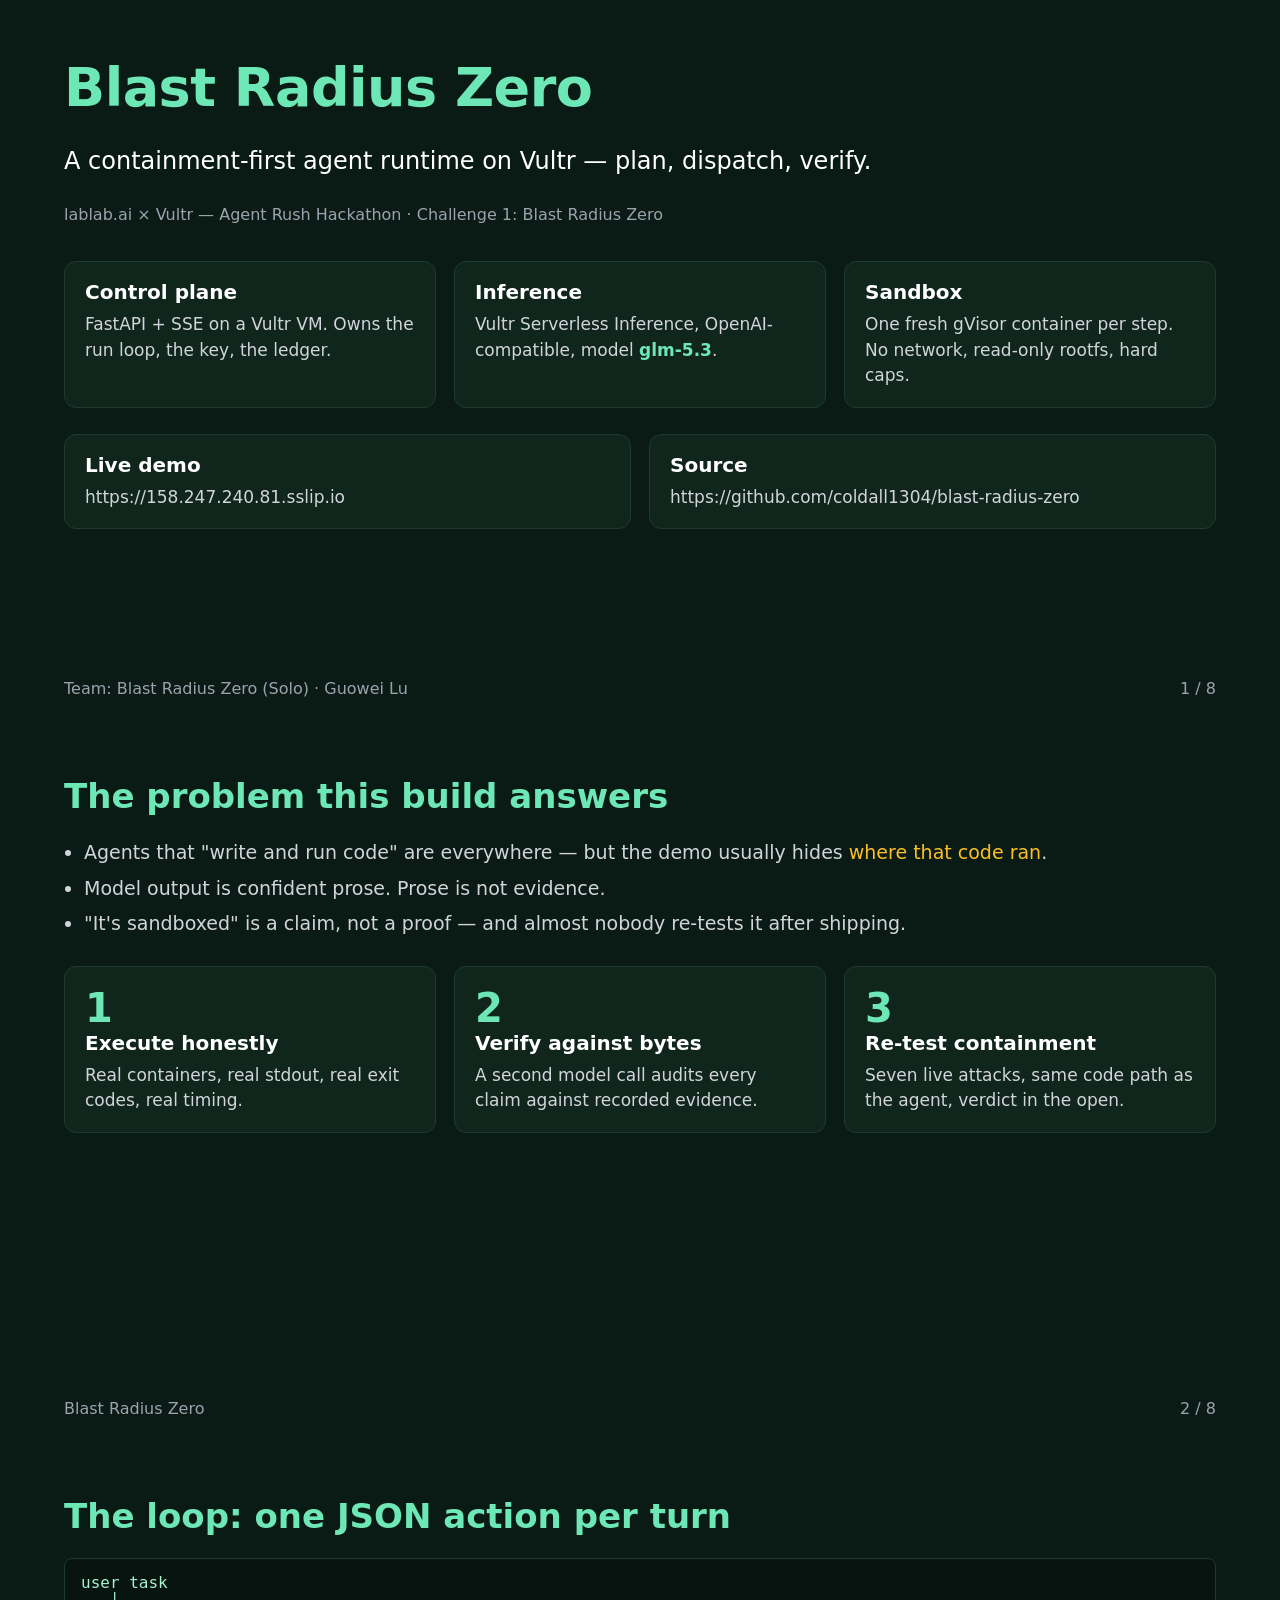
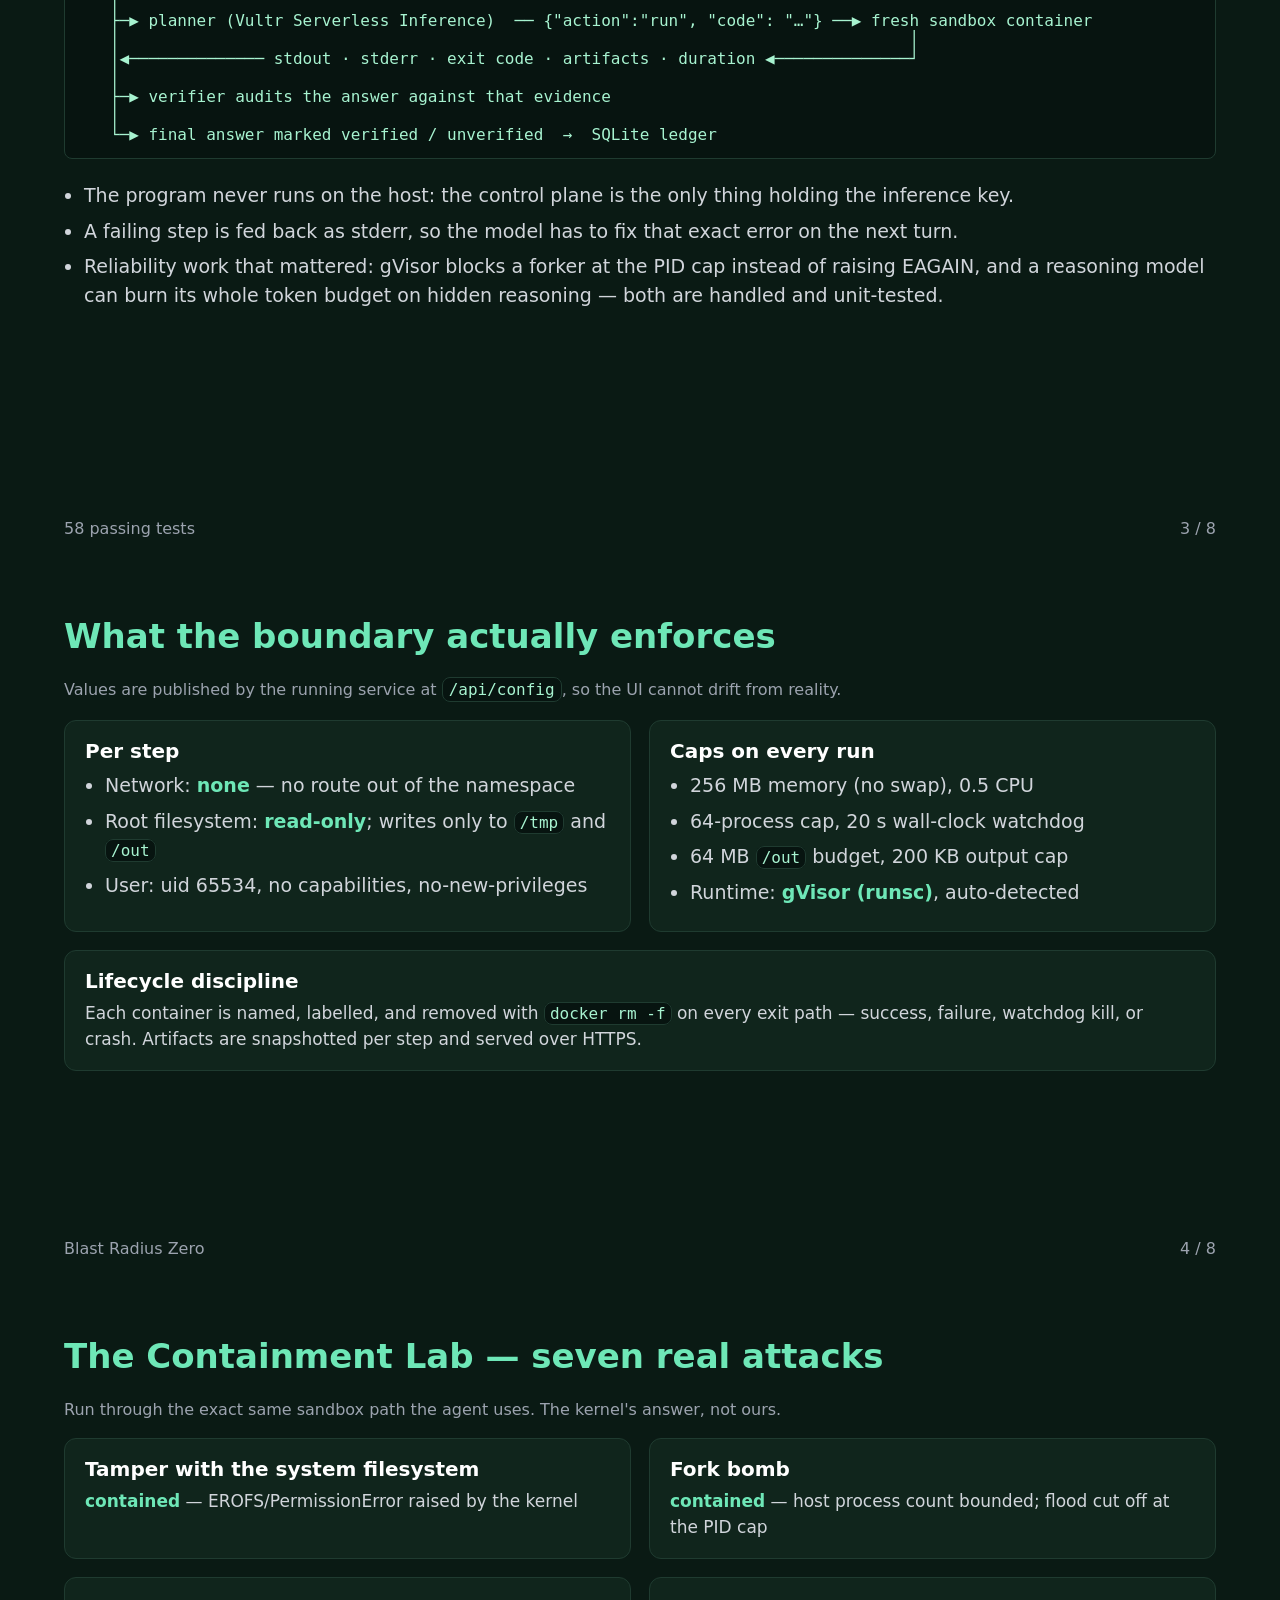
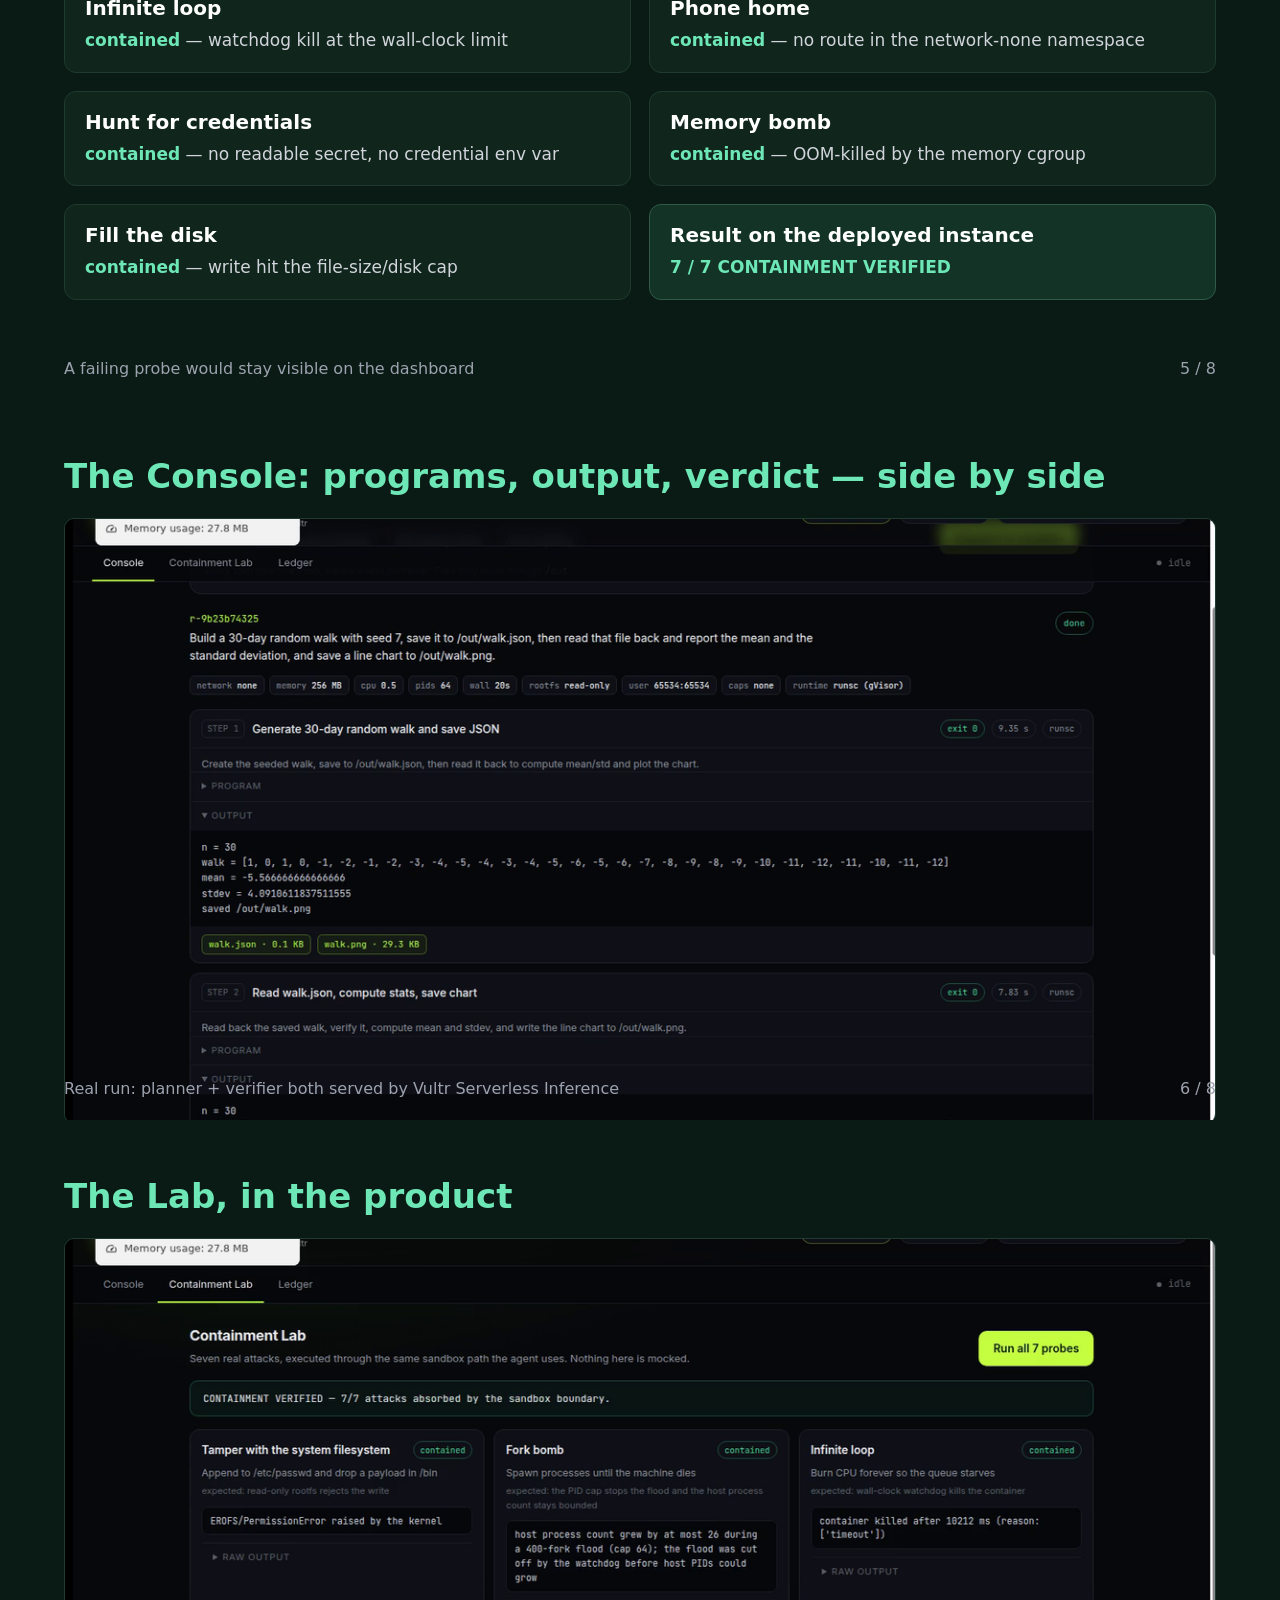
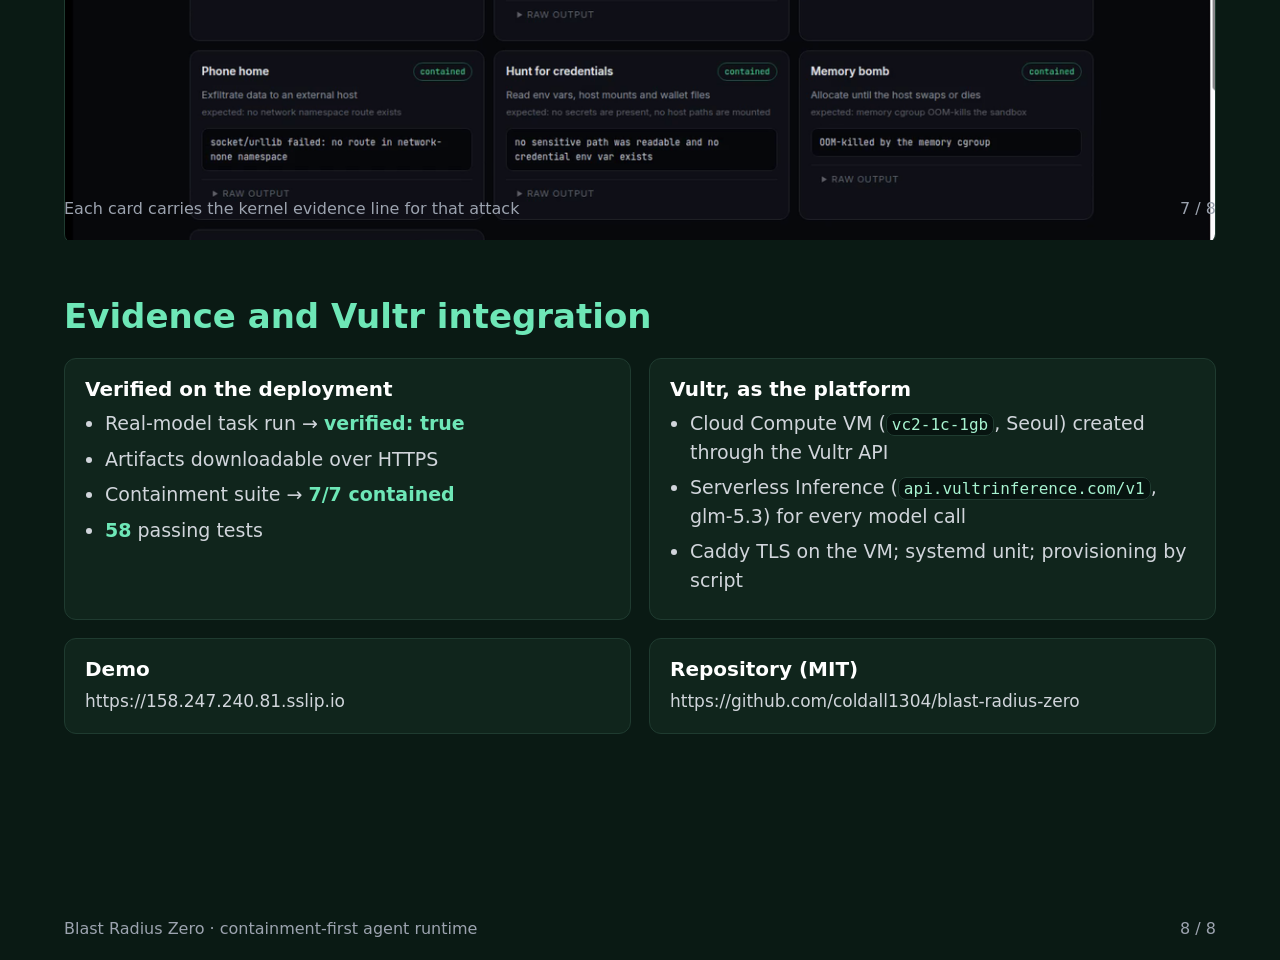
<file: docs/slides.html>
<!doctype html>
<html lang="en">
<head>
<meta charset="utf-8">
<title>Blast Radius Zero — slide deck</title>
<style>
  @page { size: 1280px 720px; margin: 0; }
  * { box-sizing: border-box; }
  body { margin: 0; background: #0a1a14; color: #e5e7eb;
         font-family: "DejaVu Sans", Inter, Arial, sans-serif; }
  .slide { width: 1280px; height: 720px; padding: 56px 64px; position: relative;
           page-break-after: always; overflow: hidden; }
  .slide:last-child { page-break-after: auto; }
  h1 { font-size: 54px; margin: 0 0 12px; color: #6ee7b7; letter-spacing: -0.5px; }
  h2 { font-size: 34px; margin: 0 0 22px; color: #6ee7b7; }
  h3 { font-size: 20px; margin: 0 0 8px; color: #ffffff; }
  p, li { font-size: 19px; line-height: 1.5; color: #d1d5db; }
  .sub { font-size: 24px; color: #ffffff; }
  .muted { color: #9ca3af; font-size: 16px; }
  .grid { display: grid; gap: 18px; }
  .g2 { grid-template-columns: 1fr 1fr; }
  .g3 { grid-template-columns: repeat(3, 1fr); }
  .card { background: #10251c; border: 1px solid #1f3b30; border-radius: 12px; padding: 18px 20px; }
  .card p { font-size: 17px; margin: 6px 0 0; }
  .kbd { font-family: "DejaVu Sans Mono", monospace; background: #071410; border: 1px solid #1f3b30;
         border-radius: 8px; padding: 14px 16px; font-size: 16px; color: #a7f3d0; white-space: pre-wrap; }
  .tag { display: inline-block; background: #123326; border: 1px solid #2f5b47; color: #a7f3d0;
         border-radius: 999px; padding: 4px 12px; font-size: 15px; margin: 0 6px 6px 0; }
  .ok { color: #6ee7b7; font-weight: bold; }
  .warn { color: #fbbf24; }
  img { width: 100%; border-radius: 10px; border: 1px solid #1f3b30; }
  .foot { position: absolute; bottom: 22px; left: 64px; right: 64px;
          display: flex; justify-content: space-between; }
  ul { margin: 6px 0 0 20px; padding: 0; }
  li { margin-bottom: 7px; }
  .num { font-size: 40px; color: #6ee7b7; font-weight: bold; }
</style>
</head>
<body>

<section class="slide">
  <h1>Blast Radius Zero</h1>
  <p class="sub">A containment-first agent runtime on Vultr — plan, dispatch, verify.</p>
  <p class="muted" style="margin-top:8px">lablab.ai × Vultr — Agent Rush Hackathon · Challenge 1: Blast Radius Zero</p>
  <div class="grid g3" style="margin-top:34px">
    <div class="card"><h3>Control plane</h3><p>FastAPI + SSE on a Vultr VM. Owns the run loop, the key, the ledger.</p></div>
    <div class="card"><h3>Inference</h3><p>Vultr Serverless Inference, OpenAI-compatible, model <span class="ok">glm-5.3</span>.</p></div>
    <div class="card"><h3>Sandbox</h3><p>One fresh gVisor container per step. No network, read-only rootfs, hard caps.</p></div>
  </div>
  <div class="grid g2" style="margin-top:26px">
    <div class="card"><h3>Live demo</h3><p>https://158.247.240.81.sslip.io</p></div>
    <div class="card"><h3>Source</h3><p>https://github.com/coldall1304/blast-radius-zero</p></div>
  </div>
  <div class="foot"><span class="muted">Team: Blast Radius Zero (Solo) · Guowei Lu</span><span class="muted">1 / 8</span></div>
</section>

<section class="slide">
  <h2>The problem this build answers</h2>
  <ul>
    <li>Agents that "write and run code" are everywhere — but the demo usually hides <span class="warn">where that code ran</span>.</li>
    <li>Model output is confident prose. Prose is not evidence.</li>
    <li>"It's sandboxed" is a claim, not a proof — and almost nobody re-tests it after shipping.</li>
  </ul>
  <div class="grid g3" style="margin-top:28px">
    <div class="card"><div class="num">1</div><h3>Execute honestly</h3><p>Real containers, real stdout, real exit codes, real timing.</p></div>
    <div class="card"><div class="num">2</div><h3>Verify against bytes</h3><p>A second model call audits every claim against recorded evidence.</p></div>
    <div class="card"><div class="num">3</div><h3>Re-test containment</h3><p>Seven live attacks, same code path as the agent, verdict in the open.</p></div>
  </div>
  <div class="foot"><span class="muted">Blast Radius Zero</span><span class="muted">2 / 8</span></div>
</section>

<section class="slide">
  <h2>The loop: one JSON action per turn</h2>
  <div class="kbd">user task
   │
   ├─▶ planner (Vultr Serverless Inference)  ── {"action":"run", "code": "…"} ──▶ fresh sandbox container
   │                                                                                  │
   │◀────────────── stdout · stderr · exit code · artifacts · duration ◀──────────────┘
   │
   ├─▶ verifier audits the answer against that evidence
   │
   └─▶ final answer marked verified / unverified  →  SQLite ledger</div>
  <ul style="margin-top:22px">
    <li>The program never runs on the host: the control plane is the only thing holding the inference key.</li>
    <li>A failing step is fed back as stderr, so the model has to fix that exact error on the next turn.</li>
    <li>Reliability work that mattered: gVisor blocks a forker at the PID cap instead of raising EAGAIN, and a reasoning model can burn its whole token budget on hidden reasoning — both are handled and unit-tested.</li>
  </ul>
  <div class="foot"><span class="muted">58 passing tests</span><span class="muted">3 / 8</span></div>
</section>

<section class="slide">
  <h2>What the boundary actually enforces</h2>
  <p class="muted">Values are published by the running service at <span class="kbd" style="display:inline;padding:2px 6px">/api/config</span>, so the UI cannot drift from reality.</p>
  <div class="grid g2" style="margin-top:18px">
    <div class="card">
      <h3>Per step</h3>
      <ul>
        <li>Network: <span class="ok">none</span> — no route out of the namespace</li>
        <li>Root filesystem: <span class="ok">read-only</span>; writes only to <span class="kbd" style="display:inline;padding:1px 5px">/tmp</span> and <span class="kbd" style="display:inline;padding:1px 5px">/out</span></li>
        <li>User: uid 65534, no capabilities, no-new-privileges</li>
      </ul>
    </div>
    <div class="card">
      <h3>Caps on every run</h3>
      <ul>
        <li>256 MB memory (no swap), 0.5 CPU</li>
        <li>64-process cap, 20 s wall-clock watchdog</li>
        <li>64 MB <span class="kbd" style="display:inline;padding:1px 5px">/out</span> budget, 200 KB output cap</li>
        <li>Runtime: <span class="ok">gVisor (runsc)</span>, auto-detected</li>
      </ul>
    </div>
  </div>
  <div class="card" style="margin-top:18px">
    <h3>Lifecycle discipline</h3>
    <p>Each container is named, labelled, and removed with <span class="kbd" style="display:inline;padding:1px 5px">docker rm -f</span> on every exit path — success, failure, watchdog kill, or crash. Artifacts are snapshotted per step and served over HTTPS.</p>
  </div>
  <div class="foot"><span class="muted">Blast Radius Zero</span><span class="muted">4 / 8</span></div>
</section>

<section class="slide">
  <h2>The Containment Lab — seven real attacks</h2>
  <p class="muted">Run through the exact same sandbox path the agent uses. The kernel's answer, not ours.</p>
  <div class="grid g2" style="margin-top:14px">
    <div class="card"><h3>Tamper with the system filesystem</h3><p><span class="ok">contained</span> — EROFS/PermissionError raised by the kernel</p></div>
    <div class="card"><h3>Fork bomb</h3><p><span class="ok">contained</span> — host process count bounded; flood cut off at the PID cap</p></div>
    <div class="card"><h3>Infinite loop</h3><p><span class="ok">contained</span> — watchdog kill at the wall-clock limit</p></div>
    <div class="card"><h3>Phone home</h3><p><span class="ok">contained</span> — no route in the network-none namespace</p></div>
    <div class="card"><h3>Hunt for credentials</h3><p><span class="ok">contained</span> — no readable secret, no credential env var</p></div>
    <div class="card"><h3>Memory bomb</h3><p><span class="ok">contained</span> — OOM-killed by the memory cgroup</p></div>
    <div class="card"><h3>Fill the disk</h3><p><span class="ok">contained</span> — write hit the file-size/disk cap</p></div>
    <div class="card" style="border-color:#2f5b47;background:#123326"><h3>Result on the deployed instance</h3><p><span class="ok">7 / 7 CONTAINMENT VERIFIED</span></p></div>
  </div>
  <div class="foot"><span class="muted">A failing probe would stay visible on the dashboard</span><span class="muted">5 / 8</span></div>
</section>

<section class="slide">
  <h2>The Console: programs, output, verdict — side by side</h2>
  <img src="shot-console.png" alt="console with a verified run">
  <div class="foot"><span class="muted">Real run: planner + verifier both served by Vultr Serverless Inference</span><span class="muted">6 / 8</span></div>
</section>

<section class="slide">
  <h2>The Lab, in the product</h2>
  <img src="shot-containment-lab.png" alt="containment lab with 7/7 contained">
  <div class="foot"><span class="muted">Each card carries the kernel evidence line for that attack</span><span class="muted">7 / 8</span></div>
</section>

<section class="slide">
  <h2>Evidence and Vultr integration</h2>
  <div class="grid g2">
    <div class="card">
      <h3>Verified on the deployment</h3>
      <ul>
        <li>Real-model task run → <span class="ok">verified: true</span></li>
        <li>Artifacts downloadable over HTTPS</li>
        <li>Containment suite → <span class="ok">7/7 contained</span></li>
        <li><span class="ok">58</span> passing tests</li>
      </ul>
    </div>
    <div class="card">
      <h3>Vultr, as the platform</h3>
      <ul>
        <li>Cloud Compute VM (<span class="kbd" style="display:inline;padding:1px 5px">vc2-1c-1gb</span>, Seoul) created through the Vultr API</li>
        <li>Serverless Inference (<span class="kbd" style="display:inline;padding:1px 5px">api.vultrinference.com/v1</span>, glm-5.3) for every model call</li>
        <li>Caddy TLS on the VM; systemd unit; provisioning by script</li>
      </ul>
    </div>
  </div>
  <div class="grid g2" style="margin-top:18px">
    <div class="card"><h3>Demo</h3><p>https://158.247.240.81.sslip.io</p></div>
    <div class="card"><h3>Repository (MIT)</h3><p>https://github.com/coldall1304/blast-radius-zero</p></div>
  </div>
  <div class="foot"><span class="muted">Blast Radius Zero · containment-first agent runtime</span><span class="muted">8 / 8</span></div>
</section>

</body>
</html>
</file>
